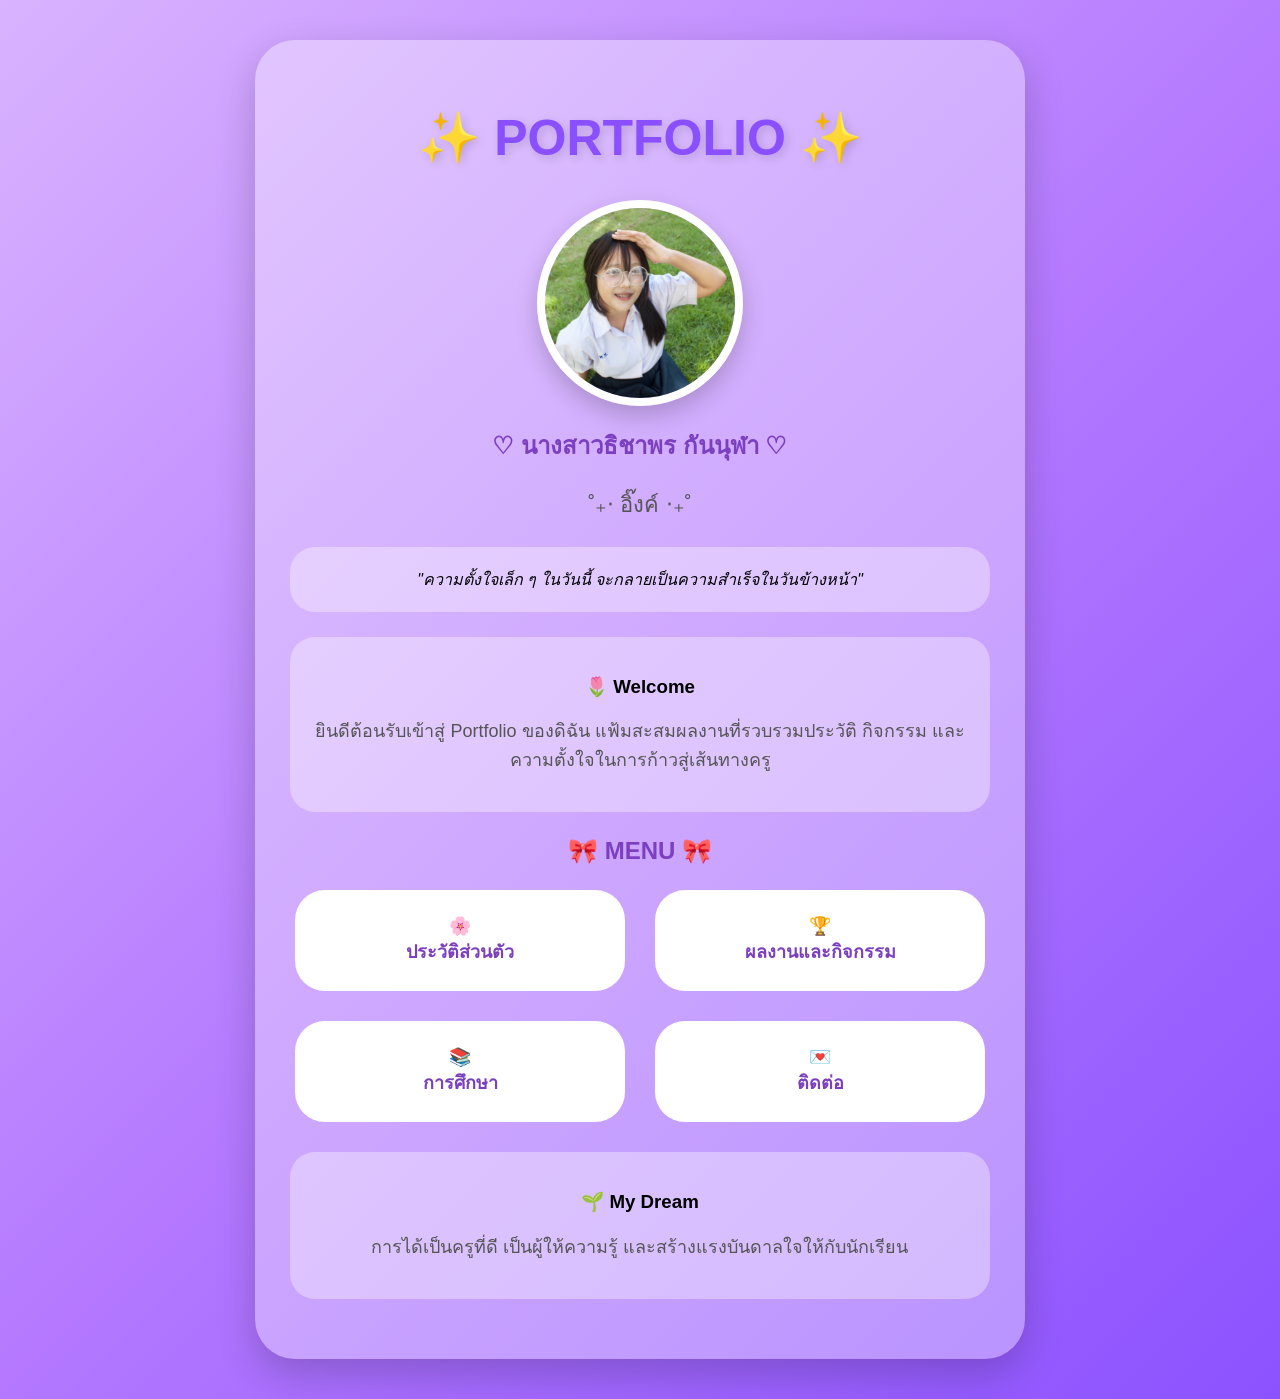
<file: index.html>
<!DOCTYPE html>
<html>

<head>

<title>Portfolio ธิชาพร</title>
<link rel="stylesheet" href="style.css">

</head>


<body>


<!-- ดอกไม้ตก -->

<div class="flower">🌸</div>
<div class="flower">🌷</div>
<div class="flower">🌸</div>
<div class="flower">🌼</div>
<div class="flower">🌷</div>
<div class="flower">🌸</div>


<div class="home-card">


<h1>
✨ PORTFOLIO ✨
</h1>


<img src="images/IMG_4965.jpeg" class="home-img">


<h2>
♡ นางสาวธิชาพร กันนุฬา ♡
</h2>

<p class="nickname">
˚₊‧ อิ๊งค์ ‧₊˚
</p>



<div class="quote">

"ความตั้งใจเล็ก ๆ ในวันนี้
จะกลายเป็นความสำเร็จในวันข้างหน้า"

</div>




<div class="welcome">

<h3>🌷 Welcome</h3>

<p>
ยินดีต้อนรับเข้าสู่ Portfolio ของดิฉัน
แฟ้มสะสมผลงานที่รวบรวมประวัติ
กิจกรรม และความตั้งใจในการก้าวสู่เส้นทางครู
</p>

</div>




<h2>🎀 MENU 🎀</h2>



<div class="menu">


<a href="personal.html" onclick="fadeOut()">
🌸
<br>
ประวัติส่วนตัว
</a>


<a href="works.html" onclick="fadeOut()">
🏆
<br>
ผลงานและกิจกรรม
</a>


<a href="education.html" onclick="fadeOut()">
📚
<br>
การศึกษา
</a>


<a href="contact.html" onclick="fadeOut()">
💌
<br>
ติดต่อ
</a>


</div>





<div class="dream">

<h3>🌱 My Dream</h3>

<p>
การได้เป็นครูที่ดี
เป็นผู้ให้ความรู้
และสร้างแรงบันดาลใจให้กับนักเรียน
</p>

</div>



</div>




<script>

function fadeOut(){

document.body.classList.add("fade-out");

}

</script>


</body>

</html>
</file>
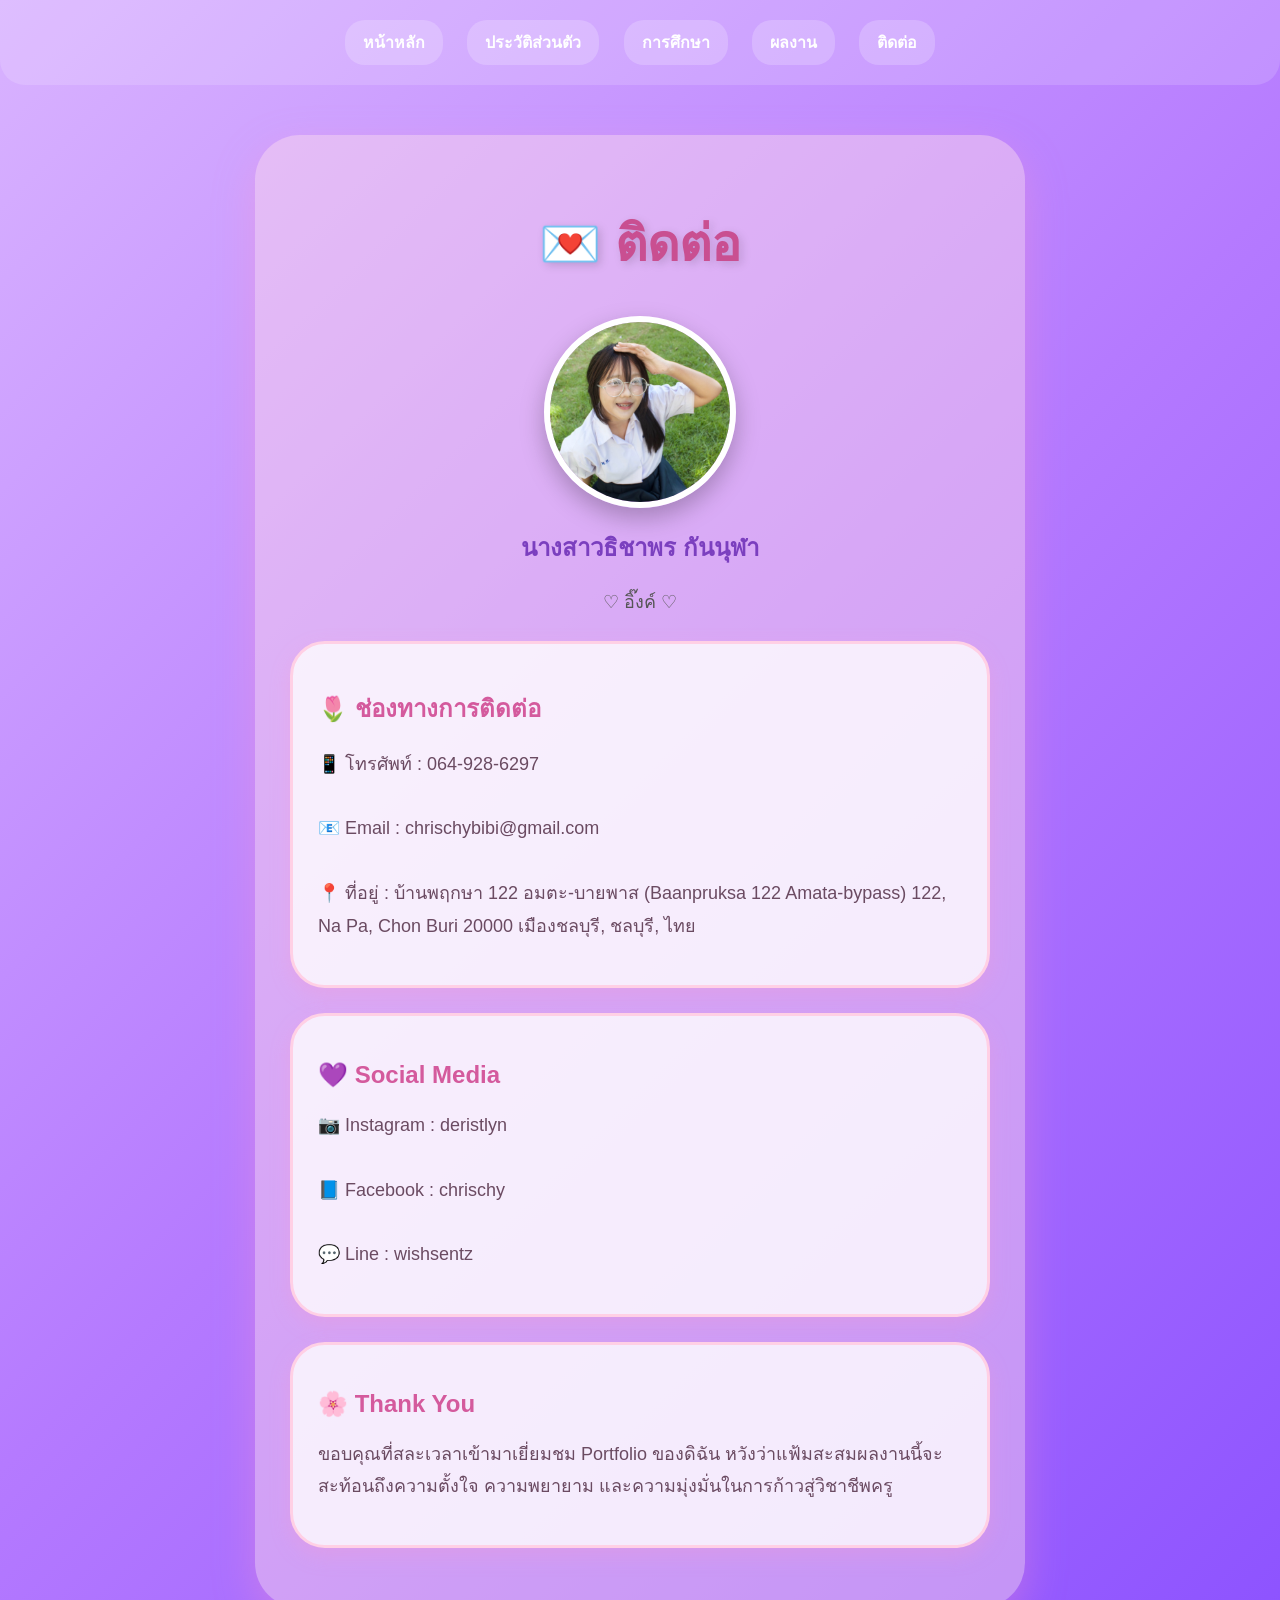
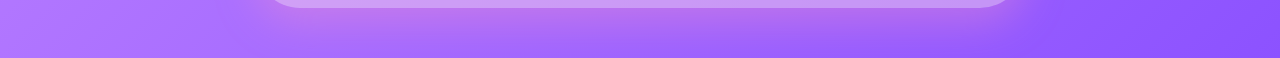
<file: contact.html>
<!DOCTYPE html>
<html>

<head>

<title>ติดต่อ</title>
<link rel="stylesheet" href="style.css">

</head>

<body>

<div class="flower">🌸</div>
<div class="flower">🌷</div>
<div class="flower">🌼</div>
<div class="flower">🌸</div>
<div class="flower">🌷</div>
<div class="flower">🌼</div>

<nav>

<a href="index.html" onclick="fadeOut()">หน้าหลัก</a>
<a href="personal.html" onclick="fadeOut()">ประวัติส่วนตัว</a>
<a href="education.html" onclick="fadeOut()">การศึกษา</a>
<a href="works.html" onclick="fadeOut()">ผลงาน</a>
<a href="contact.html" onclick="fadeOut()">ติดต่อ</a>

</nav>

<div class="contact-card">

<h1>💌 ติดต่อ</h1>

<img src="images/IMG_4965.jpeg" class="profile-img">

<h2>นางสาวธิชาพร กันนุฬา</h2>

<p>♡ อิ๊งค์ ♡</p>

<div class="contact-box">

<h2>🌷 ช่องทางการติดต่อ</h2>

<p>

📱 โทรศัพท์ : 064-928-6297
<br><br>

📧 Email : chrischybibi@gmail.com
<br><br>

📍 ที่อยู่ :
บ้านพฤกษา 122 อมตะ-บายพาส
(Baanpruksa 122 Amata-bypass)
122, Na Pa, Chon Buri 20000
เมืองชลบุรี, ชลบุรี, ไทย

</p>

</div>

<div class="contact-box">

<h2>💜 Social Media</h2>

<p>

📷 Instagram : deristlyn
<br><br>

📘 Facebook : chrischy
<br><br>

💬 Line : wishsentz

</p>

</div>

<div class="contact-box">

<h2>🌸 Thank You</h2>

<p>

ขอบคุณที่สละเวลาเข้ามาเยี่ยมชม Portfolio ของดิฉัน

หวังว่าแฟ้มสะสมผลงานนี้จะสะท้อนถึงความตั้งใจ
ความพยายาม และความมุ่งมั่นในการก้าวสู่วิชาชีพครู

</p>

</div>

</div>

<script>

function fadeOut(){

document.body.classList.add("fade-out");

}

</script>

</body>

</html>
</file>
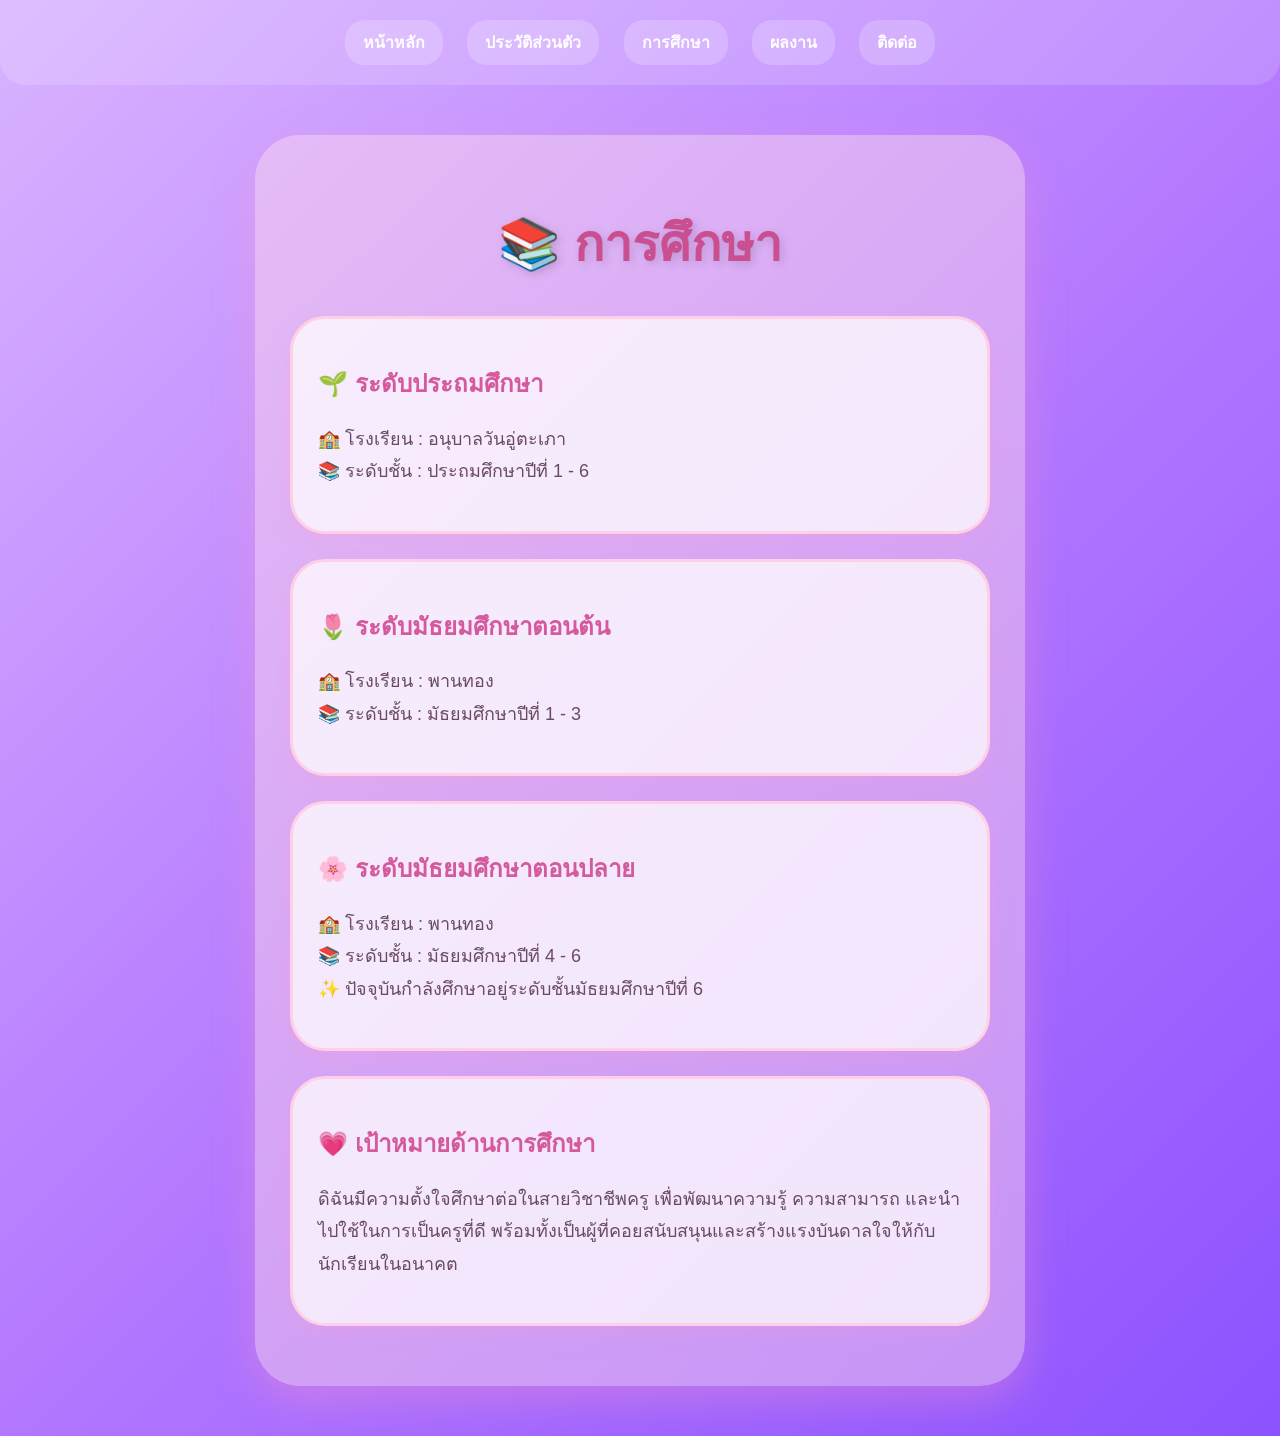
<file: education.html>
<!DOCTYPE html>
<html>

<head>
    <title>การศึกษา</title>
    <link rel="stylesheet" href="style.css">
</head>

<body>

<div class="flower">🌸</div>
<div class="flower">🌷</div>
<div class="flower">🌼</div>
<div class="flower">🌸</div>
<div class="flower">🌷</div>
<div class="flower">🌼</div>

<nav>
<a href="index.html" onclick="fadeOut()">หน้าหลัก</a>
<a href="personal.html" onclick="fadeOut()">ประวัติส่วนตัว</a>
<a href="education.html" onclick="fadeOut()">การศึกษา</a>
<a href="works.html" onclick="fadeOut()">ผลงาน</a>
<a href="contact.html" onclick="fadeOut()">ติดต่อ</a>
</nav>

<div class="education-card">

<h1>📚 การศึกษา</h1>

<div class="education-box">

<h2>🌱 ระดับประถมศึกษา</h2>

<p>
🏫 โรงเรียน : อนุบาลวันอู่ตะเภา<br>
📚 ระดับชั้น : ประถมศึกษาปีที่ 1 - 6
</p>

</div>

<div class="education-box">

<h2>🌷 ระดับมัธยมศึกษาตอนต้น</h2>

<p>
🏫 โรงเรียน : พานทอง<br>
📚 ระดับชั้น : มัธยมศึกษาปีที่ 1 - 3
</p>

</div>

<div class="education-box">

<h2>🌸 ระดับมัธยมศึกษาตอนปลาย</h2>

<p>
🏫 โรงเรียน : พานทอง<br>
📚 ระดับชั้น : มัธยมศึกษาปีที่ 4 - 6<br>
✨ ปัจจุบันกำลังศึกษาอยู่ระดับชั้นมัธยมศึกษาปีที่ 6
</p>

</div>

<div class="education-box">

<h2>💗 เป้าหมายด้านการศึกษา</h2>

<p>
ดิฉันมีความตั้งใจศึกษาต่อในสายวิชาชีพครู
เพื่อพัฒนาความรู้ ความสามารถ และนำไปใช้ในการเป็นครูที่ดี
พร้อมทั้งเป็นผู้ที่คอยสนับสนุนและสร้างแรงบันดาลใจให้กับนักเรียนในอนาคต
</p>

</div>

</div>

<script>
function fadeOut(){
    document.body.classList.add("fade-out");
}
</script>

</body>

</html>
</file>
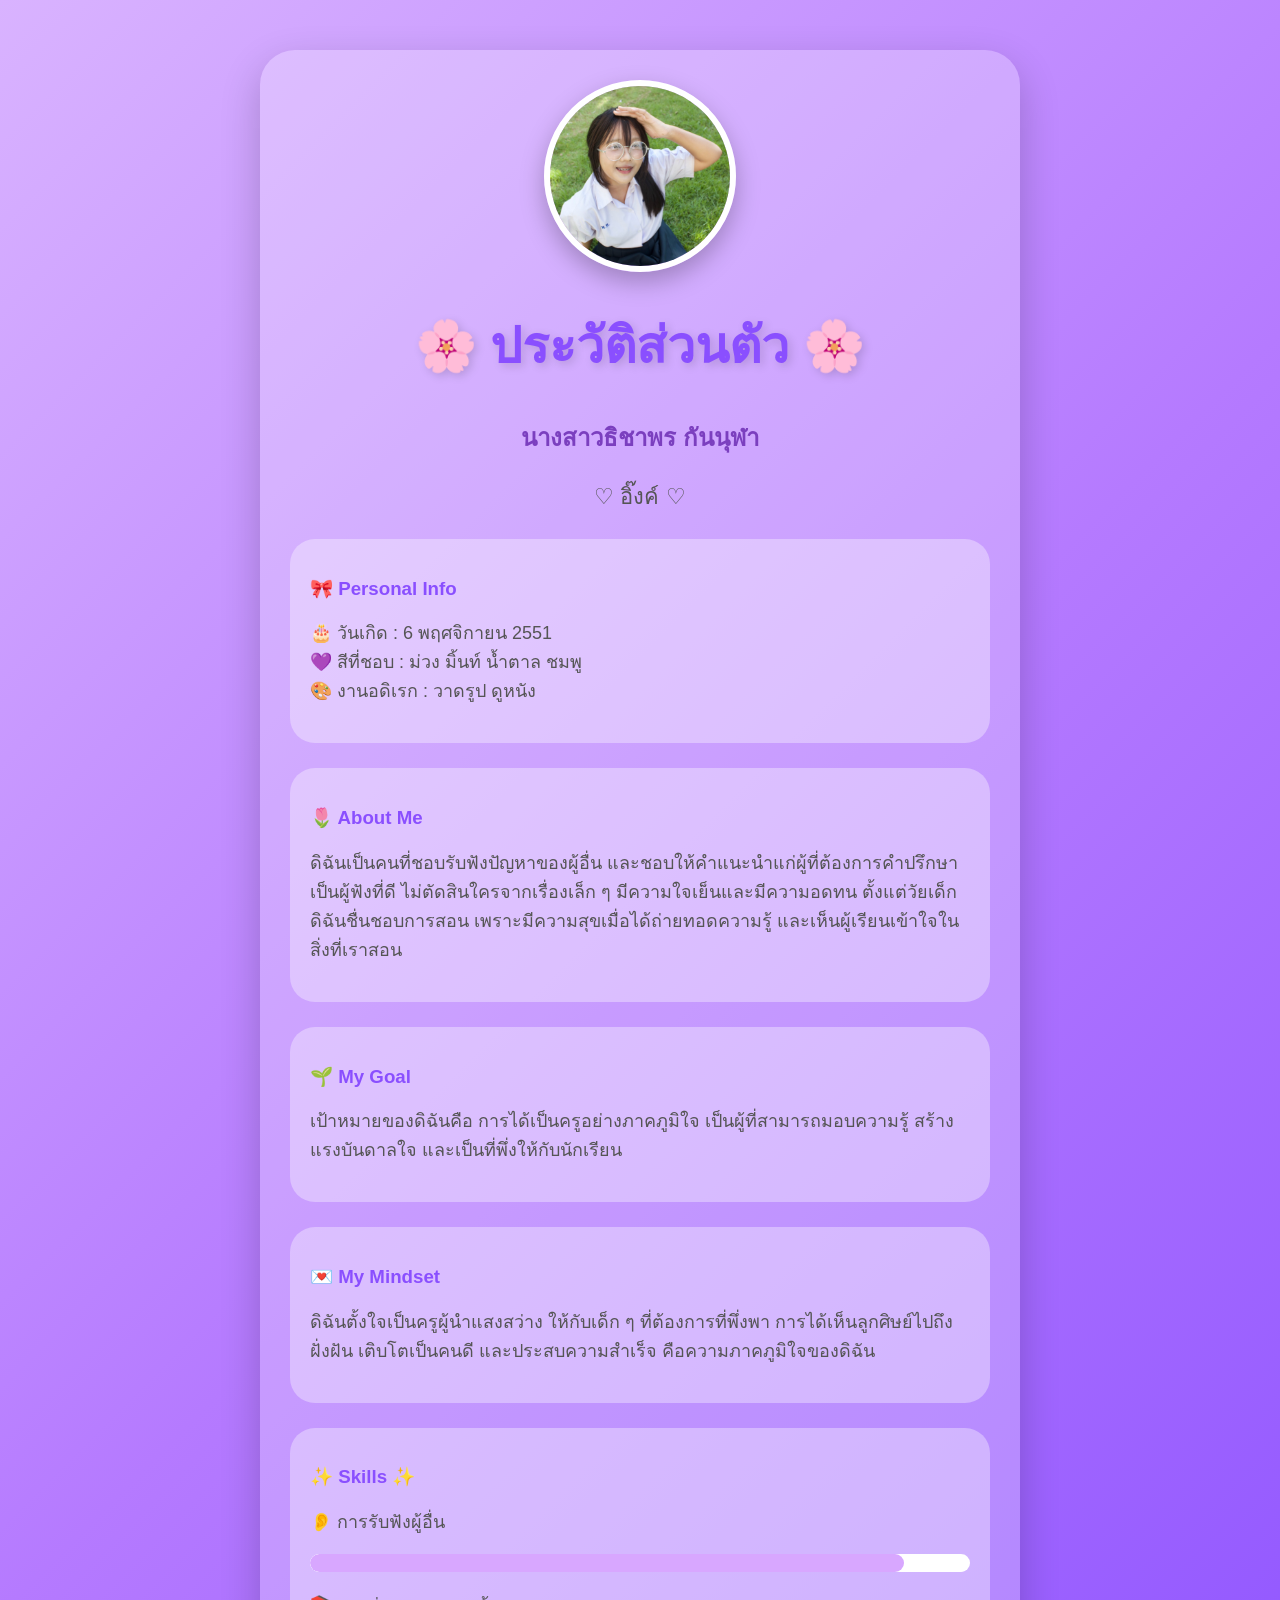
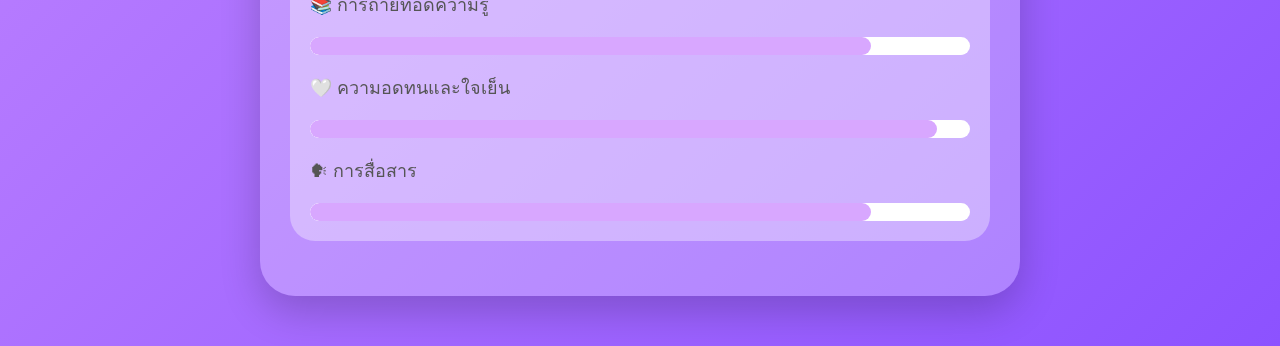
<file: personal.html>
<!DOCTYPE html>
<html>

<head>
<title>ประวัติส่วนตัว</title>
<link rel="stylesheet" href="style.css">
</head>

<body>


<!-- ดอกไม้ตก -->
<div class="flower">🌸</div>
<div class="flower">🌷</div>
<div class="flower">🌸</div>
<div class="flower">🌼</div>
<div class="flower">🌷</div>
<div class="flower">🌸</div>


<div class="card profile-card">


<img src="images/IMG_4965.jpeg" class="profile-img">


<h1>🌸 ประวัติส่วนตัว 🌸</h1>

<h2>นางสาวธิชาพร กันนุฬา</h2>
<p class="nickname">
♡ อิ๊งค์ ♡
</p>


<div class="box">

<h3>🎀 Personal Info</h3>

<p>
🎂 วันเกิด : 6 พฤศจิกายน 2551<br>
💜 สีที่ชอบ : ม่วง มิ้นท์ น้ำตาล ชมพู<br>
🎨 งานอดิเรก : วาดรูป ดูหนัง
</p>

</div>



<div class="box">

<h3>🌷 About Me</h3>

<p>
ดิฉันเป็นคนที่ชอบรับฟังปัญหาของผู้อื่น
และชอบให้คำแนะนำแก่ผู้ที่ต้องการคำปรึกษา
เป็นผู้ฟังที่ดี ไม่ตัดสินใครจากเรื่องเล็ก ๆ
มีความใจเย็นและมีความอดทน

ตั้งแต่วัยเด็ก ดิฉันชื่นชอบการสอน
เพราะมีความสุขเมื่อได้ถ่ายทอดความรู้
และเห็นผู้เรียนเข้าใจในสิ่งที่เราสอน
</p>

</div>



<div class="box">

<h3>🌱 My Goal</h3>

<p>
เป้าหมายของดิฉันคือ
การได้เป็นครูอย่างภาคภูมิใจ
เป็นผู้ที่สามารถมอบความรู้
สร้างแรงบันดาลใจ และเป็นที่พึ่งให้กับนักเรียน
</p>

</div>



<div class="box">

<h3>💌 My Mindset</h3>

<p>
ดิฉันตั้งใจเป็นครูผู้นำแสงสว่าง
ให้กับเด็ก ๆ ที่ต้องการที่พึ่งพา

การได้เห็นลูกศิษย์ไปถึงฝั่งฝัน
เติบโตเป็นคนดี และประสบความสำเร็จ
คือความภาคภูมิใจของดิฉัน
</p>

</div>



<div class="box skills">

<h3>✨ Skills ✨</h3>


<p>👂 การรับฟังผู้อื่น</p>
<div class="skill-bar">
<div class="skill listen"></div>
</div>


<p>📚 การถ่ายทอดความรู้</p>
<div class="skill-bar">
<div class="skill teach"></div>
</div>


<p>🤍 ความอดทนและใจเย็น</p>
<div class="skill-bar">
<div class="skill calm"></div>
</div>


<p>🗣 การสื่อสาร</p>
<div class="skill-bar">
<div class="skill talk"></div>
</div>


</div>


</div>


</body>
</html>
</file>
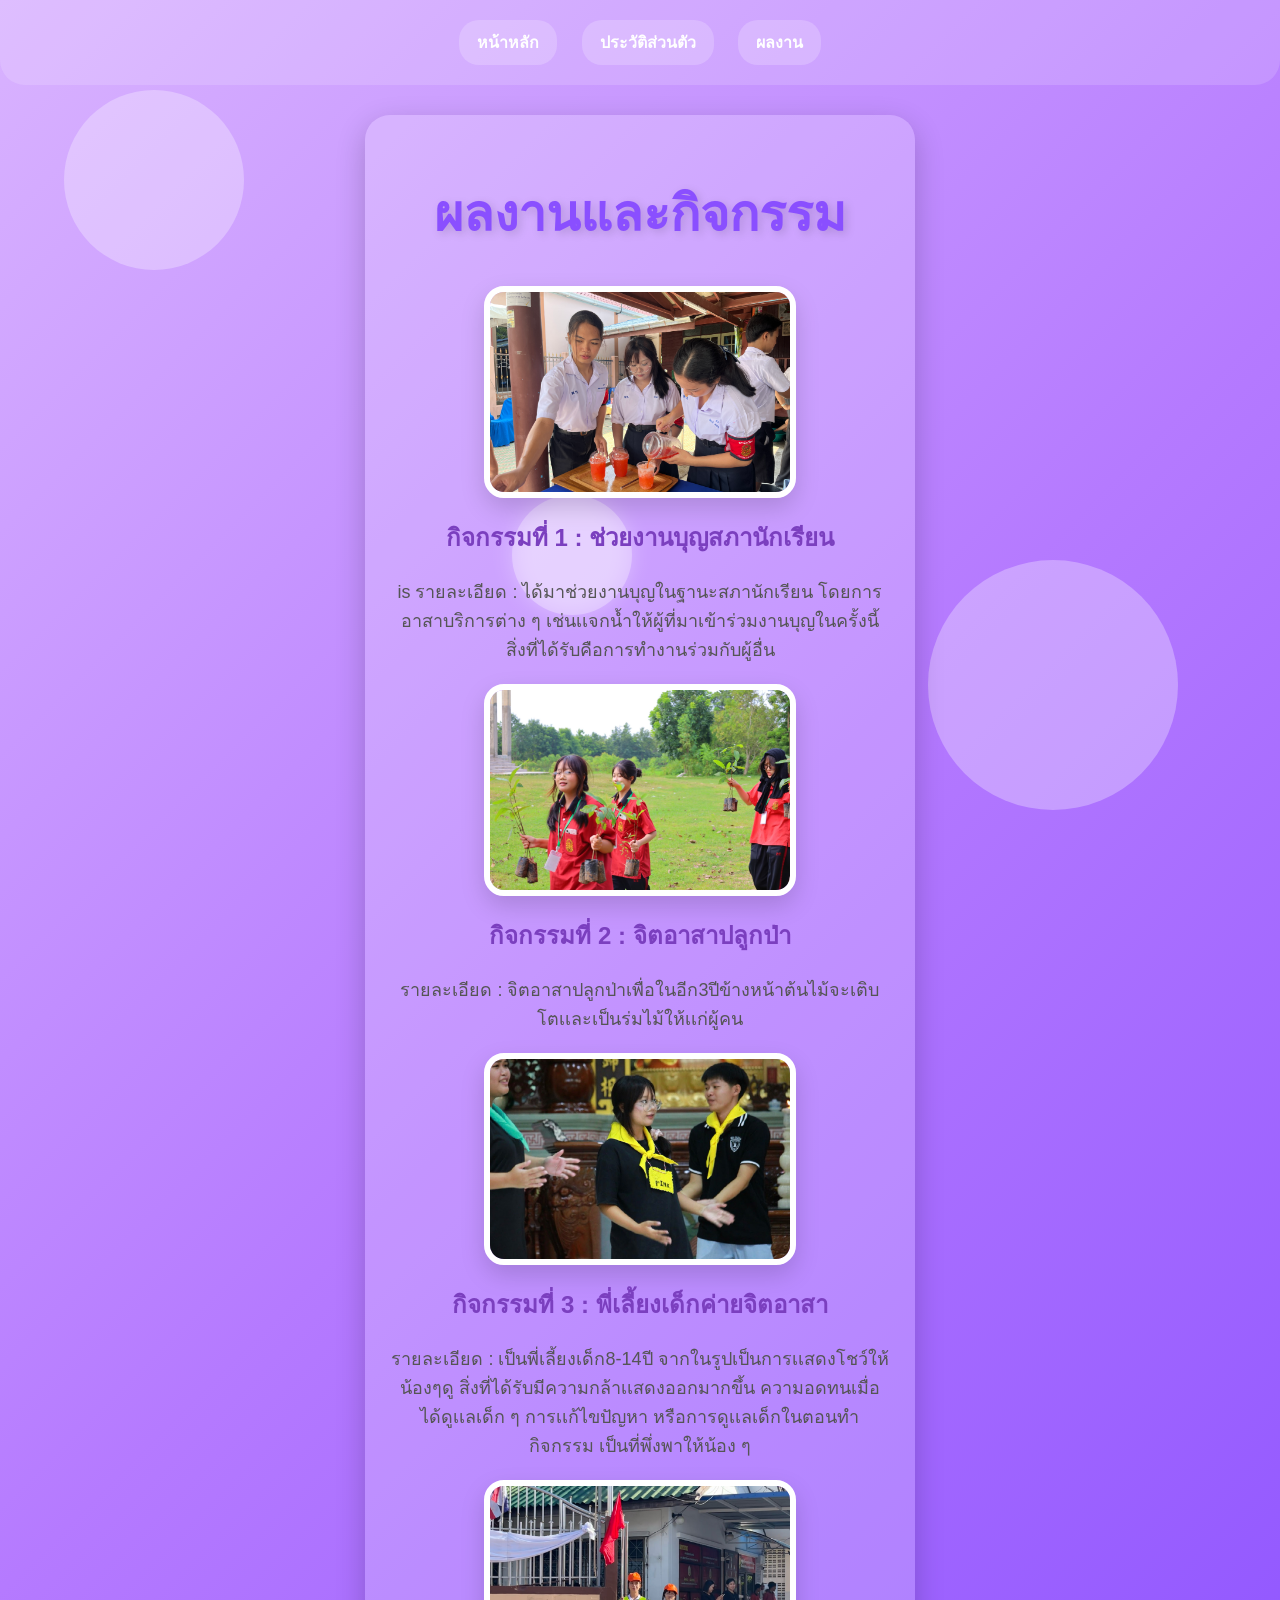
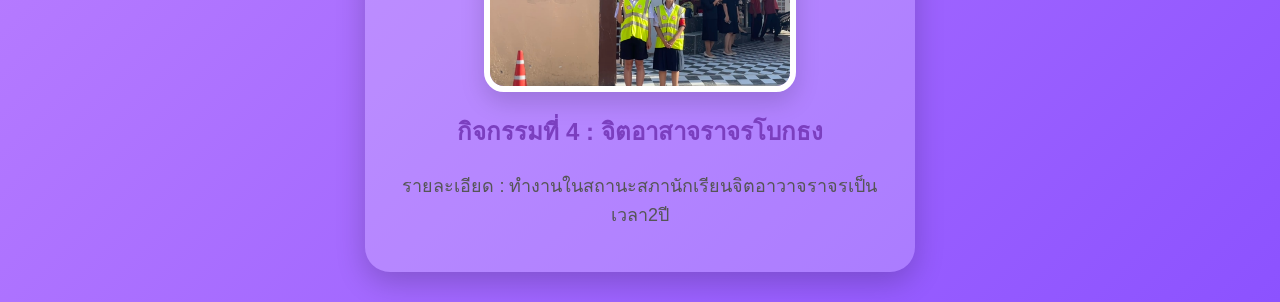
<file: works.html>
<!DOCTYPE html>
<html>
<head>
    <title>ผลงานหรือกิจกรรม</title>
    <link rel="stylesheet" href="style.css">
</head>

<body>

<div class="circle c1"></div>
<div class="circle c2"></div>
<div class="circle c3"></div>

<nav>
<a href="index.html" onclick="fadeOut()">หน้าหลัก</a>
<a href="personal.html" onclick="fadeOut()">ประวัติส่วนตัว</a>
<a href="works.html" onclick="fadeOut()">ผลงาน</a>
</nav>

<div class="card">

<h1>ผลงานและกิจกรรม</h1>

<img src="images/IMG_4711.jpeg" class="work-img">

<h2>กิจกรรมที่ 1 : ช่วยงานบุญสภานักเรียน</h2>
<p>is 
รายละเอียด : ได้มาช่วยงานบุญในฐานะสภานักเรียน โดยการอาสาบริการต่าง ๆ เช่นเเจกน้ำให้ผู้ที่มาเข้าร่วมงานบุญในครั้งนี้ สิ่งที่ได้รับคือการทำงานร่วมกับผู้อื่น 
</p>


<img src="images/IMG_5074.jpeg" class="work-img">

<h2>กิจกรรมที่ 2 : จิตอาสาปลูกป่า</h2>
<p>
รายละเอียด : จิตอาสาปลูกป่าเพื่อในอีก3ปีข้างหน้าต้นไม้จะเติบโตเเละเป็นร่มไม้ให้เเก่ผู้คน
</p>


<img src="images/IMG_6290.jpeg" class="work-img">

<h2>กิจกรรมที่ 3 : พี่เลี้ยงเด็กค่ายจิตอาสา</h2>
<p>
รายละเอียด : เป็นพี่เลี้ยงเด็ก8-14ปี จากในรูปเป็นการเเสดงโชว์ให้น้องๆดู สิ่งที่ได้รับมีความกล้าเเสดงออกมากขึ้น ความอดทนเมื่อได้ดูเเลเด็ก ๆ การเเก้ไขปัญหา
หรือการดูเเลเด็กในตอนทำกิจกรรม เป็นที่พึ่งพาให้น้อง ๆ
</p>

    <img src="images/IMG_6293.jpeg" class="work-img">
 <h2>กิจกรรมที่ 4 : จิตอาสาจราจรโบกธง</h2>
<p>
รายละเอียด : ทำงานในสถานะสภานักเรียนจิตอาวาจราจรเป็นเวลา2ปี
</p>   
</div>

<script>
function fadeOut() {
    document.body.classList.add("fade-out");
}
</script>

</body>
</html>
</file>
<file: style.css>
/* พื้นหลัง */
body{
    margin:0;
    font-family:'Kanit',sans-serif;
    background:linear-gradient(135deg,#F5EEFF,#E9D5FF,#FFFFFF);
    background-size:300% 300%;
    animation:bgmove 10s ease infinite;
}

/* พื้นหลังเคลื่อนไหว */
@keyframes bgmove{
    0%{background-position:left;}
    50%{background-position:right;}
    100%{background-position:left;}
}

/* หัวข้อ */
h1{
    color:#7E57C2;
    text-align:center;
    animation:fadeDown 1s;
}

/* เอฟเฟกต์เปิดเว็บ */
@keyframes fadeDown{
    from{
        opacity:0;
        transform:translateY(-40px);
    }
    to{
        opacity:1;
        transform:translateY(0);
    }
}

/* เมนู */
a{
    display:inline-block;
    text-decoration:none;
    color:white;
    background:#C8A2FF;
    padding:12px 25px;
    margin:10px;
    border-radius:30px;
    transition:0.3s;
}

/* เวลาเอาเมาส์ชี้ */
a:hover{
    background:#B388FF;
    transform:scale(1.08);
    box-shadow:0 8px 20px rgba(0,0,0,0.2);
}

/* รูปโปรไฟล์ */
img{
    display:block;
    margin:auto;
    border-radius:50%;
    box-shadow:0 10px 25px rgba(0,0,0,.15);
    animation:float 3s ease-in-out infinite;
}

/* รูปลอย */
@keyframes float{
    0%{transform:translateY(0);}
    50%{transform:translateY(-10px);}
    100%{transform:translateY(0);}
}
/* จัดข้อความให้อยู่ตรงกลาง */
body{
    text-align:center;
}

/* ชื่อ */
h2{
    color:#7B3FBF;
}

/* ข้อความต้อนรับ */
p{
    color:#555;
    font-size:18px;
}

/* ปุ่มเมนู */
a{
    display:inline-block;
    background:#D8B4FE;
    color:#5B2C87;
    text-decoration:none;
    padding:15px 30px;
    margin:10px;
    border-radius:30px;
    transition:0.3s;
    font-weight:bold;
}

/* เอฟเฟกต์เวลาเอาเมาส์ชี้ */
a:hover{
    background:#C084FC;
    transform:translateY(-5px);
    box-shadow:0 10px 20px rgba(0,0,0,0.2);
}
h1{
    font-size:50px;
    color:#8A4FFF;
    text-shadow:3px 3px 10px rgba(0,0,0,0.15);
}
img{
    border:6px solid white;
}
/* หัวข้อค่อย ๆ ปรากฏ */
h1{
    animation:fadeDown 1s;
}

@keyframes fadeDown{
    from{
        opacity:0;
        transform:translateY(-40px);
    }
    to{
        opacity:1;
        transform:translateY(0);
    }
}
h2,p{
    animation:fadeUp 1.5s;
}

@keyframes fadeUp{
    from{
        opacity:0;
        transform:translateY(40px);
    }
    to{
        opacity:1;
        transform:translateY(0);
    }
}
.card{
    width:70%;
    margin:30px auto;
    background:rgba(255,255,255,0.7);
    padding:25px;
    border-radius:20px;
    box-shadow:0 10px 25px rgba(0,0,0,.15);
    backdrop-filter:blur(8px);
}

.card h3{
    color:#8A4FFF;
}

.card:hover{
    transform:scale(1.03);
    transition:.4s;
}
.circle{
    position:fixed;
    border-radius:50%;
    background:rgba(255,255,255,0.3);
    animation:floatCircle 10s infinite ease-in-out;
    z-index:-1;
}

.c1{
    width:180px;
    height:180px;
    top:10%;
    left:5%;
}

.c2{
    width:250px;
    height:250px;
    bottom:10%;
    right:8%;
    animation-delay:2s;
}

.c3{
    width:120px;
    height:120px;
    top:55%;
    left:40%;
    animation-delay:4s;
}

@keyframes floatCircle{
    0%{
        transform:translateY(0);
    }
    50%{
        transform:translateY(-30px);
    }
    100%{
        transform:translateY(0);
    }
}
/* เอฟเฟกต์เปลี่ยนหน้า */
body {
    opacity: 1;
    transition: opacity 0.5s ease;
}

body.fade-out {
    opacity: 0;
}
/* เอฟเฟกต์เปลี่ยนหน้า + เปิดหน้า */
body {
    opacity: 0;
    animation: fadeIn 0.8s forwards;
    transition: opacity 0.5s ease;
}

body.fade-out {
    opacity: 0;
}

@keyframes fadeIn {
    from {
        opacity: 0;
    }
    to {
        opacity: 1;
    }
}
/* ปุ่มเมนู */
a {
    text-decoration: none;
    color: white;
    background: rgba(255,255,255,0.2);
    padding: 10px 20px;
    border-radius: 20px;
    margin: 5px;
    display: inline-block;
    transition: 0.3s;
}

/* ตอนเอาเมาส์ชี้ */
a:hover {
    transform: translateY(-5px);
    background: white;
    color: #CC66FF;
    box-shadow: 0 5px 15px rgba(0,0,0,0.2);
}
/* ของตกลงมา */
.falling {
    position: fixed;
    top: -20px;
    width: 15px;
    height: 15px;
    background: white;
    border-radius: 50%;
    animation: fall 5s linear infinite;
    z-index: -1;
}

.falling:nth-child(1) {
    left: 10%;
    animation-delay: 0s;
}

.falling:nth-child(2) {
    left: 30%;
    animation-delay: 1s;
}

.falling:nth-child(3) {
    left: 50%;
    animation-delay: 2s;
}

.falling:nth-child(4) {
    left: 70%;
    animation-delay: 1.5s;
}

.falling:nth-child(5) {
    left: 90%;
    animation-delay: 0.5s;
}

@keyframes fall {
    from {
        transform: translateY(-20px);
    }
    to {
        transform: translateY(100vh);
    }
}
/* กล่อง Card */
.card {
    background: rgba(255, 255, 255, 0.2);
    backdrop-filter: blur(10px);
    padding: 25px;
    border-radius: 25px;
    width: 80%;
    max-width: 500px;
    margin: 30px auto;
    box-shadow: 0 10px 30px rgba(0,0,0,0.2);
    transition: 0.4s;
    animation: cardShow 0.8s ease;
}

/* เวลาเอาเมาส์ไปชี้ */
.card:hover {
    transform: translateY(-10px);
    box-shadow: 0 20px 40px rgba(0,0,0,0.3);
}

/* ตอนเปิดหน้า */
@keyframes cardShow {
    from {
        opacity: 0;
        transform: translateY(50px);
    }
    to {
        opacity: 1;
        transform: translateY(0);
    }
}
/* รูปโปรไฟล์ */
.profile-img {
    width: 180px;
    height: 180px;
    object-fit: cover;
    border-radius: 50%;
    border: 5px solid white;
    box-shadow: 0 10px 25px rgba(0,0,0,0.25);
    animation: float 3s ease-in-out infinite;
}

@keyframes float {
    0% {
        transform: translateY(0);
    }
    50% {
        transform: translateY(-10px);
    }
    100% {
        transform: translateY(0);
    }
}
.profile-img {
    width: 180px;
    height: 180px;
}
/* Navbar */
nav {
    text-align: center;
    padding: 20px;
    background: rgba(255,255,255,0.15);
    backdrop-filter: blur(10px);
    position: sticky;
    top: 0;
    z-index: 10;
    border-radius: 0 0 25px 25px;
}

nav a {
    color: white;
    text-decoration: none;
    margin: 0 10px;
    padding: 10px 18px;
    border-radius: 20px;
    transition: 0.3s;
}

nav a:hover {
    background: white;
    color: #CC66FF;
    transform: scale(1.1);
}
body {

background: linear-gradient(
135deg,
#d9b3ff,
#b57aff,
#8c52ff
);

min-height:100vh;

font-family:sans-serif;

}


/* กรอบหลัก */

.profile-card {

width:80%;

max-width:700px;

margin:50px auto;

background:rgba(255,255,255,0.25);

backdrop-filter:blur(15px);

padding:30px;

border-radius:35px;

text-align:center;

box-shadow:0 15px 40px rgba(0,0,0,0.2);


animation: slideDown 1s ease;

}




/* กล่องด้านใน */

.box {

background:rgba(255,255,255,0.35);

padding:20px;

margin:25px 0;

border-radius:25px;

text-align:left;

transition:.3s;

}



.box:hover{

transform:translateY(-8px);

}



/* รูป */

.profile-img {

width:180px;

height:180px;

object-fit:cover;

border-radius:50%;

border:6px solid white;

animation: float 3s infinite;

}




@keyframes float{

50%{
transform:translateY(-12px);
}

}



/* เปิดหน้าเลื่อนลง */

@keyframes slideDown{

from{

opacity:0;

transform:translateY(-80px);

}


to{

opacity:1;

transform:translateY(0);

}

}



/* ดอกไม้ตก */


.flower{

position:fixed;

top:-50px;

font-size:30px;

animation:fall 8s linear infinite;

}


.flower:nth-child(1){left:10%;}
.flower:nth-child(2){left:25%;animation-delay:2s;}
.flower:nth-child(3){left:40%;animation-delay:4s;}
.flower:nth-child(4){left:60%;animation-delay:1s;}
.flower:nth-child(5){left:75%;animation-delay:3s;}
.flower:nth-child(6){left:90%;animation-delay:5s;}



@keyframes fall{

to{

transform:translateY(110vh) rotate(360deg);

}

}



/* Skill */

.skill-bar{

height:18px;

background:white;

border-radius:20px;

overflow:hidden;

}



.skill{

height:100%;

border-radius:20px;

width:0;

animation:skill 2s forwards;

}



.listen{

width:90%;

background:#d8a7ff;

}



.teach{

width:85%;

background:#d8a7ff;

}



.calm{

width:95%;

background:#d8a7ff;

}



.talk{

width:85%;

background:#d8a7ff;

}



@keyframes skill{

from{

width:0;

}

}
.home-card{

width:80%;
max-width:700px;

margin:40px auto;

padding:35px;

text-align:center;

background:rgba(255,255,255,0.25);

backdrop-filter:blur(15px);

border-radius:40px;

box-shadow:0 15px 40px rgba(0,0,0,0.2);

animation:slideDown 1s ease;

}



.home-img{

width:190px;

height:190px;

object-fit:cover;

border-radius:50%;

border:8px solid white;

box-shadow:0 10px 25px rgba(0,0,0,0.2);

animation:float 3s infinite;

}



.nickname{

font-size:22px;

}



.quote{

background:rgba(255,255,255,0.35);

padding:20px;

border-radius:25px;

margin:25px 0;

font-style:italic;

}



.welcome,
.dream{

background:rgba(255,255,255,0.35);

padding:20px;

border-radius:25px;

margin:25px 0;

}



.menu{

display:grid;

grid-template-columns:1fr 1fr;

gap:20px;

}



.menu a{

text-decoration:none;

color:#5b2c83;

background:white;

padding:25px;

border-radius:25px;

font-size:18px;

transition:.3s;

}



.menu a:hover{

transform:translateY(-8px);

}




@keyframes float{

50%{

transform:translateY(-10px);

}

}
/* 💌 Contact Animation */

.contact-card {

animation: contactShow 1.2s ease;

}



@keyframes contactShow {

from {

opacity:0;

transform:translateY(80px) scale(0.95);

}


to {

opacity:1;

transform:translateY(0) scale(1);

}

}




.contact-card .profile-img {

animation: gentleFloat 3s infinite ease-in-out;

}



@keyframes gentleFloat {

0%,100% {

transform:translateY(0);

}


50% {

transform:translateY(-12px);

}

}




.contact-box {

animation: boxFade 1s ease forwards;

opacity:0;

}



.contact-box:nth-child(3){

animation-delay:.2s;

}


.contact-box:nth-child(4){

animation-delay:.4s;

}


.contact-box:nth-child(5){

animation-delay:.6s;

}



@keyframes boxFade {

from {

opacity:0;

transform:translateY(30px);

}


to {

opacity:1;

transform:translateY(0);

}

}




.contact-box:hover {

transform:translateY(-10px) scale(1.02);

box-shadow:

0 15px 35px rgba(255,150,200,0.45);

}




.contact-box h2 {

animation:titleGlow 2s infinite alternate;

}



@keyframes titleGlow {

from {

text-shadow:0 0 0px #ffb6d9;

}


to {

text-shadow:0 0 15px #ffb6d9;

}

}




.contact-box p {

transition:.3s;

}



.contact-box:hover p {

letter-spacing:0.5px;

}
/* FIX HOME PAGE */

.home-card{
    width:80%;
    max-width:700px;
    margin:40px auto;
    padding:35px;
    text-align:center;

    background:rgba(255,255,255,0.35);
    backdrop-filter:blur(15px);

    border-radius:40px;

    box-shadow:0 15px 40px rgba(0,0,0,0.2);

    animation:homeShow 1s ease;
}


@keyframes homeShow{

from{
    opacity:0;
    transform:translateY(60px);
}

to{
    opacity:1;
    transform:translateY(0);
}

}


.home-img{

width:190px;
height:190px;

object-fit:cover;

border-radius:50%;

border:8px solid white;

}


.menu{

display:grid;

grid-template-columns:1fr 1fr;

gap:20px;

}


.menu a{

background:white;

color:#7b3fbf;

padding:25px;

border-radius:30px;

}
/* =========================
   📚 Education Page
========================= */

.education-card {

    width:80%;
    max-width:700px;

    margin:50px auto;

    padding:35px;

    background:rgba(255,220,235,0.45);

    backdrop-filter:blur(15px);

    border-radius:45px;

    text-align:center;

    box-shadow:0 15px 40px rgba(255,150,200,0.35);

    animation:educationShow 1s ease;

}



.education-card h1 {

    color:#c94f91;

}



.education-box {

    background:rgba(255,255,255,0.75);

    padding:25px;

    margin:25px 0;

    border-radius:35px;

    border:3px solid #ffd0e5;

    text-align:left;

    box-shadow:0 8px 20px rgba(255,150,200,0.2);

    animation:boxShow 1s ease;

    transition:0.4s;

}



.education-box:hover {

    transform:translateY(-10px);

    box-shadow:0 15px 35px rgba(255,150,200,0.4);

}



.education-box h2 {

    color:#d45a9d;

}



.education-box p {

    color:#6b4b62;

    line-height:1.8;

}



@keyframes educationShow {

from{

    opacity:0;

    transform:translateY(70px);

}

to{

    opacity:1;

    transform:translateY(0);

}

}



@keyframes boxShow {

from{

    opacity:0;

    transform:translateY(30px);

}

to{

    opacity:1;

    transform:translateY(0);

}

}



/* =========================
   💌 Contact Page
========================= */


.contact-card {

    width:80%;

    max-width:700px;

    margin:50px auto;

    padding:35px;

    background:rgba(255,220,235,0.45);

    backdrop-filter:blur(15px);

    border-radius:45px;

    text-align:center;

    box-shadow:0 15px 40px rgba(255,150,200,0.35);

    animation:contactShow 1s ease;

}



.contact-card h1 {

    color:#c94f91;

}



.contact-box {

    background:rgba(255,255,255,0.8);

    padding:25px;

    margin:25px 0;

    border-radius:35px;

    border:3px solid #ffd0e5;

    text-align:left;

    box-shadow:0 8px 20px rgba(255,150,200,0.25);

    transition:0.4s;

    animation: boxShow 1s ease forwards;

}



.contact-box:hover {

    transform:translateY(-10px) scale(1.02);

    box-shadow:0 15px 35px rgba(255,150,200,0.45);

}



.contact-box h2 {

    color:#d45a9d;

}



.contact-box p {

    color:#6b4b62;

    line-height:1.8;

}



@keyframes contactShow {

from{

    opacity:0;

    transform:translateY(80px);

}

to{

    opacity:1;

    transform:translateY(0);

}

}
/* Animation Delay */

.education-card{
    animation: educationShow 0.8s ease;
}

.education-box:nth-of-type(1){
    animation-delay:.2s;
}

.education-box:nth-of-type(2){
    animation-delay:.4s;
}

.education-box:nth-of-type(3){
    animation-delay:.6s;
}

.education-box:nth-of-type(4){
    animation-delay:.8s;
}

.contact-card{
    animation: contactShow .8s ease;
}

.contact-box:nth-of-type(1){
    animation-delay:.2s;
}

.contact-box:nth-of-type(2){
    animation-delay:.4s;
}

.contact-box:nth-of-type(3){
    animation-delay:.6s;
}
.work-img {
    width: 70%;
    max-width: 300px;
    height: 200px;
    object-fit: cover;
    border-radius: 20px;
    display: block;
    margin: 20px auto;
}
</file>
